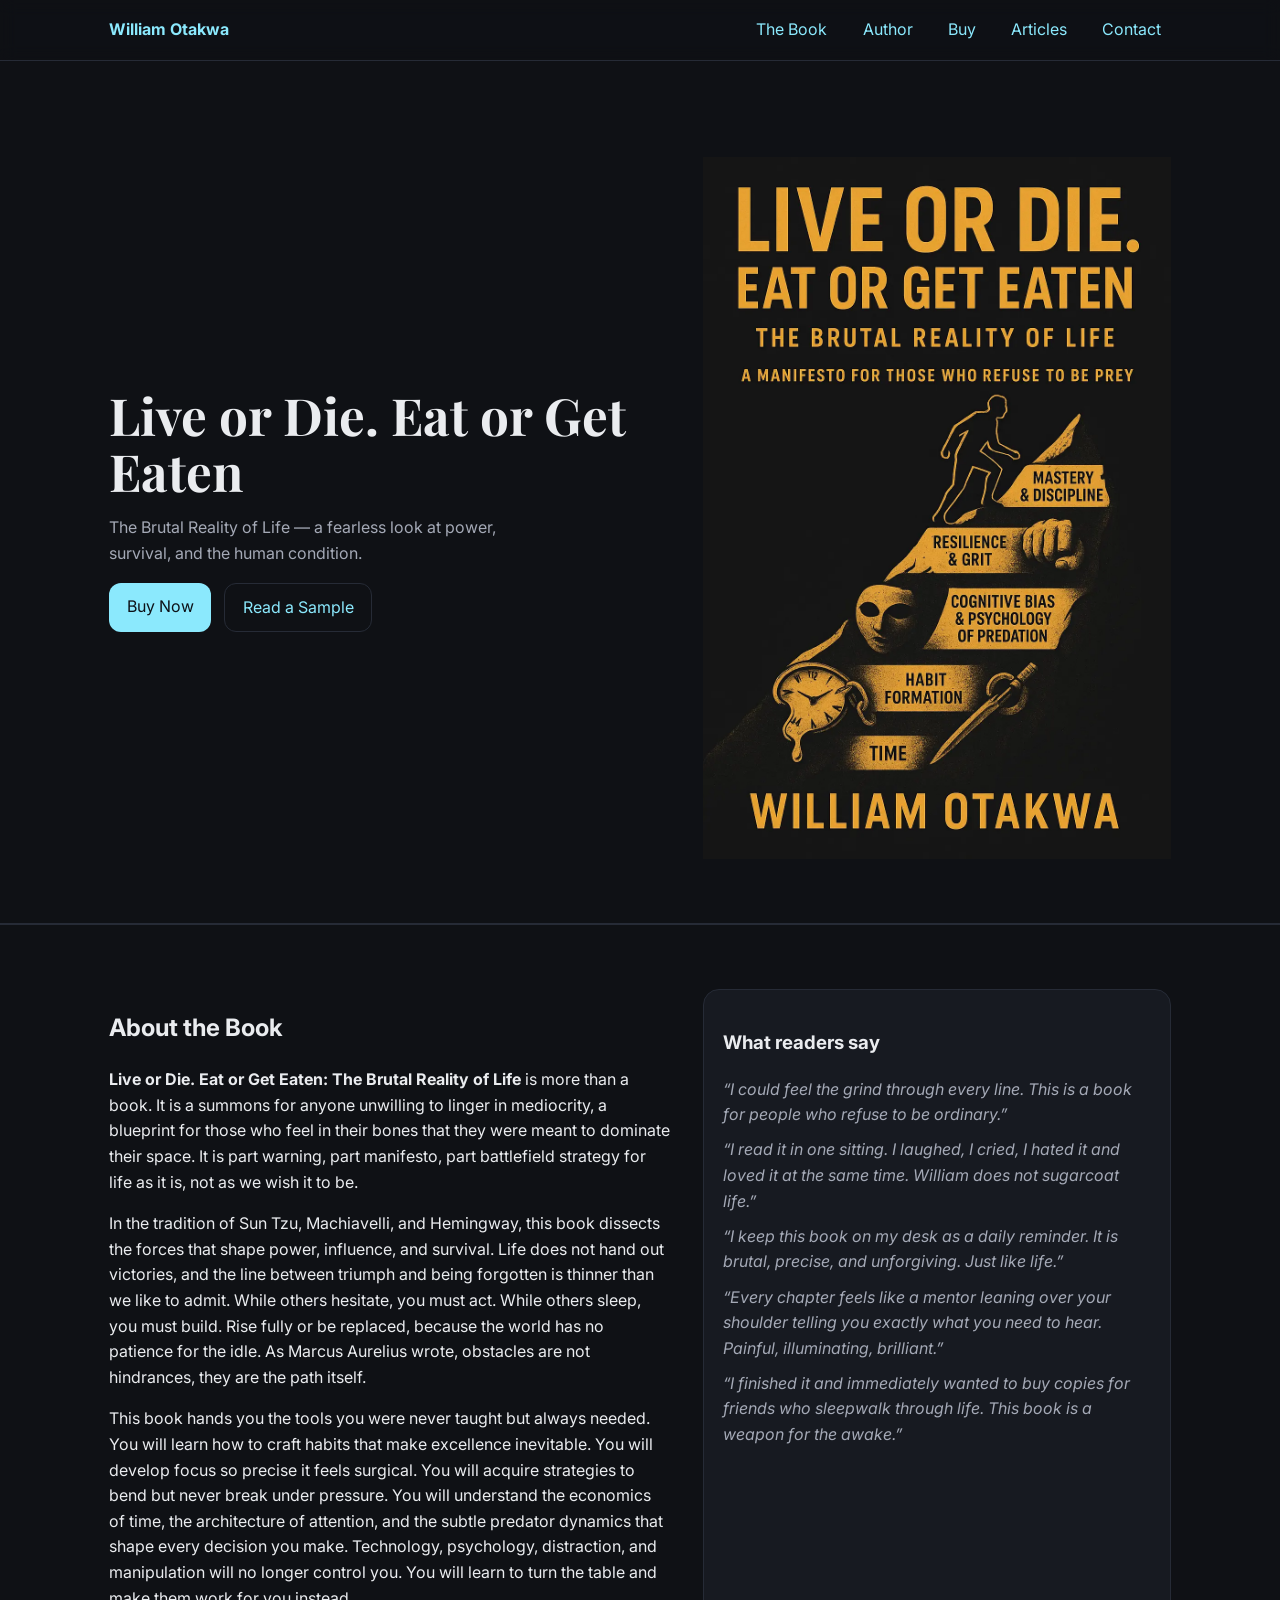
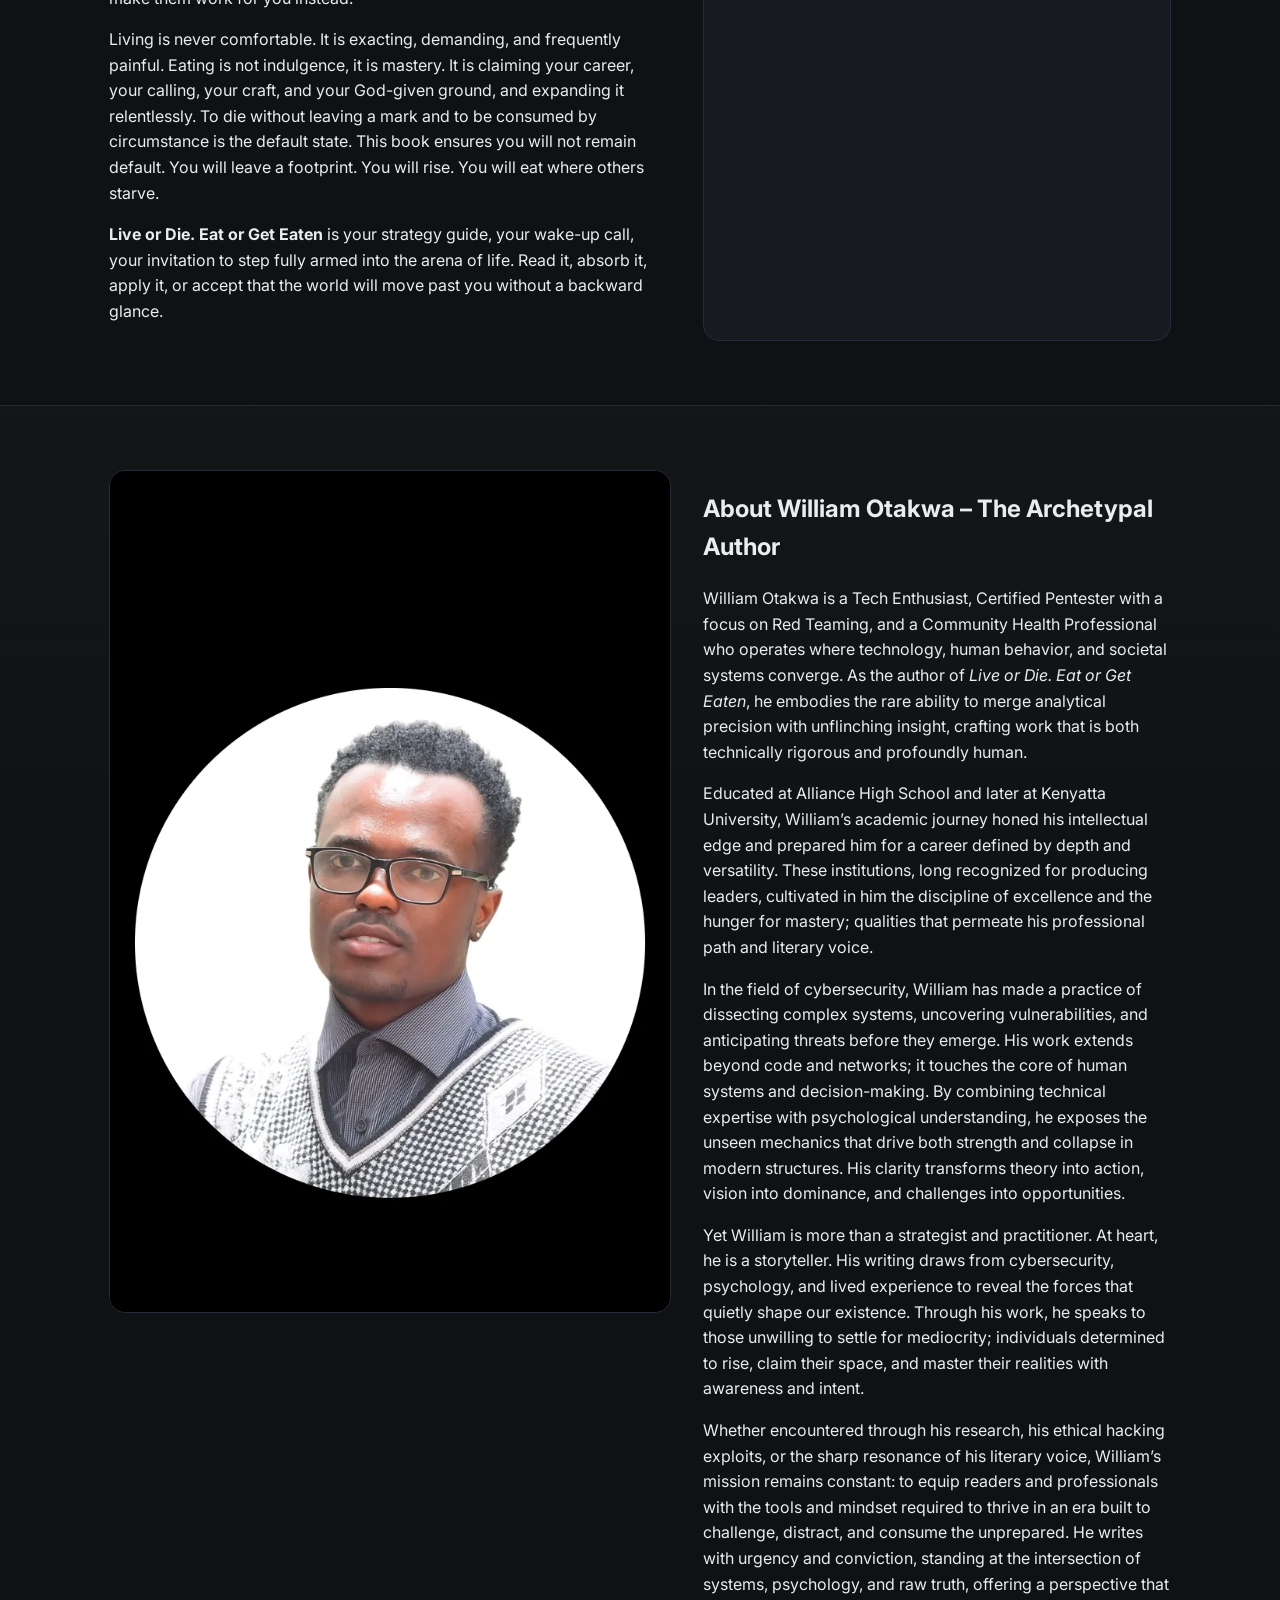
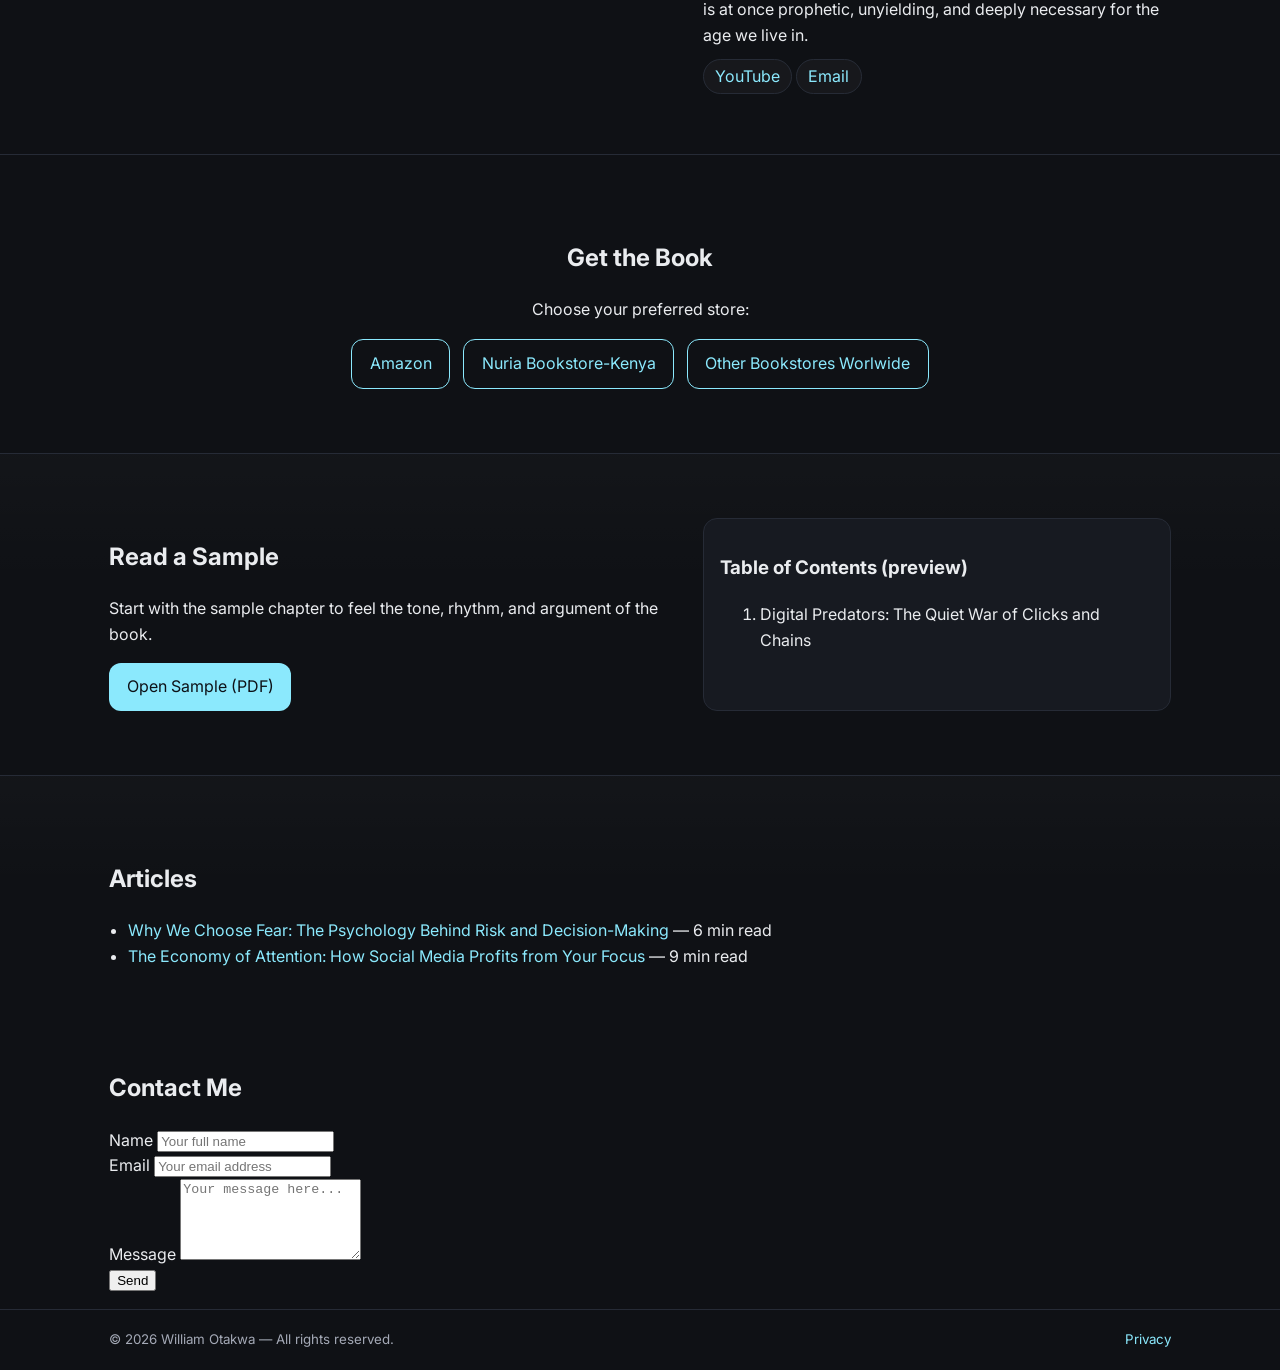
<file: index.html>
<!DOCTYPE html>
<html lang="en">
<head>
  <meta charset="utf-8">
  <title>Live or Die. Eat or Get Eaten — William | Official Book Site</title>
  <meta name="viewport" content="width=device-width, initial-scale=1">
  <meta name="description" content="Live or Die. Eat or Get Eaten: The Brutal Reality of Life — official site by William. Synopsis, author bio, sample chapter, buy links, press, and updates.">
  <meta name="google-site-verification" content="NlyOg6qXwTrfjliMsC6gG7q1Aq6I2_W7nd-_TI2ZH98" />
  <!-- Open Graph / Twitter -->
  <meta property="og:type" content="website">
  <meta property="og:title" content="Live or Die. Eat or Get Eaten — Official Site">
  <meta property="og:description" content="The Brutal Reality of Life — book by William. Read the synopsis, preview a chapter, and get your copy.">
  <meta property="og:image" content="https://Archie-sudo.github.io/assets/img/Live-or-Die.webp">
  <meta property="og:url" content="https://Archie-sudo.github.io/">
  <meta name="twitter:card" content="summary_large_image">

  <!-- Fonts (optional; lightweight) -->
  <link rel="preconnect" href="https://fonts.googleapis.com" crossorigin>
  <link rel="preconnect" href="https://fonts.gstatic.com" crossorigin>
  <link href="https://fonts.googleapis.com/css2?family=Playfair+Display:wght@600;700&family=Inter:wght@400;600;700&display=swap" rel="stylesheet">

  <!-- Styles -->
  <link rel="stylesheet" href="assets/css/style.css">
  <link rel="icon" href="assets/img/favicon.ico">
</head>
<body>
  <header class="nav">
    <div class="container nav__wrap">
      <a class="logo" href="#">William Otakwa</a>
      <nav id="menu" class="menu">
        <a href="#book">The Book</a>
        <a href="#author">Author</a>
        <a href="#buy">Buy</a>
        
        <a href="#blog">Articles</a>
        <a href="#contact">Contact</a>
      </nav>
      <button id="menuBtn" class="menu-btn" aria-label="Menu">☰</button>
    </div>
  </header>

  <section class="hero">
    <div class="container hero__grid">
      <div class="hero__text">
        <h1>Live or Die. Eat or Get Eaten</h1>
        <p class="tagline">The Brutal Reality of Life — a fearless look at power, survival, and the human condition.</p>
        <div class="cta">
          <a class="btn primary" href="#buy">Buy Now</a>
          <a class="btn ghost" href="#sample">Read a Sample</a>
        </div>
      </div>
      <div class="hero__cover">
        <img src="assets/img/Live-or-Die.webp" alt="Book cover: Live or Die. Eat or Get Eaten">
      </div>
    </div>
  </section>

 <section id="book" class="section">
  <div class="container grid-2">
    <div>
      <h2>About the Book</h2>
      <p><strong>Live or Die. Eat or Get Eaten: The Brutal Reality of Life</strong> is more than a book. It is a summons for anyone unwilling to linger in mediocrity, a blueprint for those who feel in their bones that they were meant to dominate their space. It is part warning, part manifesto, part battlefield strategy for life as it is, not as we wish it to be.</p>

      <p>In the tradition of Sun Tzu, Machiavelli, and Hemingway, this book dissects the forces that shape power, influence, and survival. Life does not hand out victories, and the line between triumph and being forgotten is thinner than we like to admit. While others hesitate, you must act. While others sleep, you must build. Rise fully or be replaced, because the world has no patience for the idle. As Marcus Aurelius wrote, obstacles are not hindrances, they are the path itself.</p>

      <p>This book hands you the tools you were never taught but always needed. You will learn how to craft habits that make excellence inevitable. You will develop focus so precise it feels surgical. You will acquire strategies to bend but never break under pressure. You will understand the economics of time, the architecture of attention, and the subtle predator dynamics that shape every decision you make. Technology, psychology, distraction, and manipulation will no longer control you. You will learn to turn the table and make them work for you instead.</p>

      <p>Living is never comfortable. It is exacting, demanding, and frequently painful. Eating is not indulgence, it is mastery. It is claiming your career, your calling, your craft, and your God-given ground, and expanding it relentlessly. To die without leaving a mark and to be consumed by circumstance is the default state. This book ensures you will not remain default. You will leave a footprint. You will rise. You will eat where others starve.</p>

      <p><strong>Live or Die. Eat or Get Eaten</strong> is your strategy guide, your wake-up call, your invitation to step fully armed into the arena of life. Read it, absorb it, apply it, or accept that the world will move past you without a backward glance.</p>
    </div>
    <aside class="card">
      <h3>What readers say</h3>
      <p class="quote">“I could feel the grind through every line. This is a book for people who refuse to be ordinary.”</p>
      <p class="quote">“I read it in one sitting. I laughed, I cried, I hated it and loved it at the same time. William does not sugarcoat life.”</p>
      <p class="quote">“I keep this book on my desk as a daily reminder. It is brutal, precise, and unforgiving. Just like life.”</p>
      <p class="quote">“Every chapter feels like a mentor leaning over your shoulder telling you exactly what you need to hear. Painful, illuminating, brilliant.”</p>
      <p class="quote">“I finished it and immediately wanted to buy copies for friends who sleepwalk through life. This book is a weapon for the awake.”</p>
    </aside>
  </div>
</section>



  <section id="author" class="section alt">
    <div class="container grid-2">
      <div>
        <img class="portrait" src="assets/img/author.webp" alt="Author portrait: William">
      </div>
      <div>
         <h2>About William Otakwa – The Archetypal Author</h2>
<p>William Otakwa is a Tech Enthusiast, Certified Pentester with a focus on Red Teaming, and a Community Health Professional who operates where technology, human behavior, and societal systems converge. As the author of <em>Live or Die. Eat or Get Eaten</em>, he embodies the rare ability to merge analytical precision with unflinching insight, crafting work that is both technically rigorous and profoundly human.</p>

<p>Educated at Alliance High School and later at Kenyatta University, William’s academic journey honed his intellectual edge and prepared him for a career defined by depth and versatility. These institutions, long recognized for producing leaders, cultivated in him the discipline of excellence and the hunger for mastery; qualities that permeate his professional path and literary voice.</p>

<p>In the field of cybersecurity, William has made a practice of dissecting complex systems, uncovering vulnerabilities, and anticipating threats before they emerge. His work extends beyond code and networks; it touches the core of human systems and decision-making. By combining technical expertise with psychological understanding, he exposes the unseen mechanics that drive both strength and collapse in modern structures. His clarity transforms theory into action, vision into dominance, and challenges into opportunities.</p>

<p>Yet William is more than a strategist and practitioner. At heart, he is a storyteller. His writing draws from cybersecurity, psychology, and lived experience to reveal the forces that quietly shape our existence. Through his work, he speaks to those unwilling to settle for mediocrity; individuals determined to rise, claim their space, and master their realities with awareness and intent.</p>

<p>Whether encountered through his research, his ethical hacking exploits, or the sharp resonance of his literary voice, William’s mission remains constant: to equip readers and professionals with the tools and mindset required to thrive in an era built to challenge, distract, and consume the unprepared. He writes with urgency and conviction, standing at the intersection of systems, psychology, and raw truth, offering a perspective that is at once prophetic, unyielding, and deeply necessary for the age we live in.</p>
<div class="socials"></div>


          
          <a class="chip" href="https://www.youtube.com/@liveordieeatorgeteaten" target="_blank" rel="noopener">YouTube</a>
          <a class="chip" href="mailto:williamspeakstech@gmail.com">Email</a>
        </div>
      </div>
    </div>
  </section>

  <section id="buy" class="section">
    <div class="container center">
      <h2>Get the Book</h2>
      <p>Choose your preferred store:</p>
      <div class="store-row">
        <a class="btn store" href="https://www.amazon.com/Live-Die-Eat-Get-Eaten-ebook/dp/B0F8RGP8HL/ref=sr_1_1?crid=KHFX2Y96I99D&" target="_blank" rel="noopener">Amazon</a>
        <a class="btn store" href="https://nuriakenya.com/product/live-or-die-eat-or-get-eaten-the-brutal-reality-of-life-by-william-otakwa/" target="_blank" rel="noopener">Nuria Bookstore-Kenya</a>
        <a class="btn store" href="https://books2read.com/u/bwEYG0" target="_blank" rel="noopener">Other Bookstores Worlwide</a>
      </div>
    </div>
  </section>

  <section id="sample" class="section alt">
    <div class="container grid-2">
      <div>
        <h2>Read a Sample</h2>
        <p>Start with the sample chapter to feel the tone, rhythm, and argument of the book.</p>
        <a class="btn primary" href="assets/sample-chapter.pdf" target="_blank" rel="noopener">Open Sample (PDF)</a>
      </div>
      <div class="mini">
        <h3>Table of Contents (preview)</h3>
        <ol>
          <li> Digital Predators: The Quiet War of
Clicks and Chains</li>
        </ol>
      </div>
    </div>
  </section>

  

  <section id="blog" class="section alt">
  <div class="container">
    <h2>Articles</h2>
    <ul class="post-list">
      <li><a href="articles/why-we-choose-fear.html">Why We Choose Fear: The Psychology Behind Risk and Decision-Making</a> — 6 min read</li>
      <li><a href="articles/the-economy-of-attention.html">The Economy of Attention: How Social Media Profits from Your Focus</a> — 9 min read</li>
    </ul>
  </div>
</section>


  <section id="contact">
  <div class="container">
    <h2>Contact Me</h2>

    <form id="contact-form" action="https://formspree.io/f/xqalovlw" method="POST" class="contact-form">
      <div class="form-group">
        <label for="name">Name</label>
        <input type="text" name="name" id="name" placeholder="Your full name" required>
      </div>

      <div class="form-group">
        <label for="email">Email</label>
        <input type="email" name="_replyto" id="email" placeholder="Your email address" required>
      </div>

      <div class="form-group">
        <label for="message">Message</label>
        <textarea name="message" id="message" rows="5" placeholder="Your message here..." required></textarea>
      </div>

      <button type="submit">Send</button>
    </form>

    <!-- Success/Error Message -->
    <p id="form-status" style="margin-top: 10px; font-weight: bold;"></p>
  </div>
</section>

<!-- JavaScript to handle AJAX submission -->
<script>
  const form = document.getElementById("contact-form");
  const status = document.getElementById("form-status");

  form.addEventListener("submit", async (event) => {
    event.preventDefault();

    const data = new FormData(form);
    status.textContent = "Sending...";
    status.style.color = "black";

    try {
      const response = await fetch(form.action, {
        method: form.method,
        body: data,
        headers: { 'Accept': 'application/json' }
      });

      if (response.ok) {
        status.textContent = "✅ Thanks for your message! I’ll get back to you soon.";
        status.style.color = "green";
        form.reset();
      } else {
        status.textContent = "❌ Oops! Something went wrong. Please try again.";
        status.style.color = "red";
      }
    } catch (error) {
      status.textContent = "⚠️ Network error. Please check your connection.";
      status.style.color = "red";
    }
  });
</script>



  <footer class="footer">
    <div class="container split">
      <small>© <span id="y"></span> William Otakwa — All rights reserved.</small>
      <small><a href="privacy.html">Privacy</a></small>
    </div>
  </footer>

  <!-- Simple mobile menu toggle + year -->
  <script>
    document.getElementById('y').textContent = new Date().getFullYear();
    document.getElementById('menuBtn').onclick = () => {
      document.getElementById('menu').classList.toggle('open');
    };
  </script>

  <!-- Minimal JSON-LD for Book + Author -->
  <script type="application/ld+json">
  {
    "@context": "https://schema.org",
    "@graph": [
      {
        "@type": "Book",
        "name": "Live or Die. Eat or Get Eaten: The Brutal Reality of Life",
        "author": {"@type": "Person", "name": "William Otakwa"},
        "workExample": [{"@type": "Book", "bookFormat": "EBook"}],
        "description": "A fearless look at power, survival, and the human condition.",
        "image": "https://Archie-sudo.github.io/assets/img/cover-og.jpg"
      },
      {
        "@type": "Person",
        "name": "William Otakwa",
        "url": "https://Archie-sudo.github.io/",
        "sameAs": [
          
          "https://www.youtube.com/@liveordieeatorgeteaten"
        ]
      }
    ]
  }
  </script>
  <script src="assets/js/form.js" defer></script>

</body>
</html>
</file>
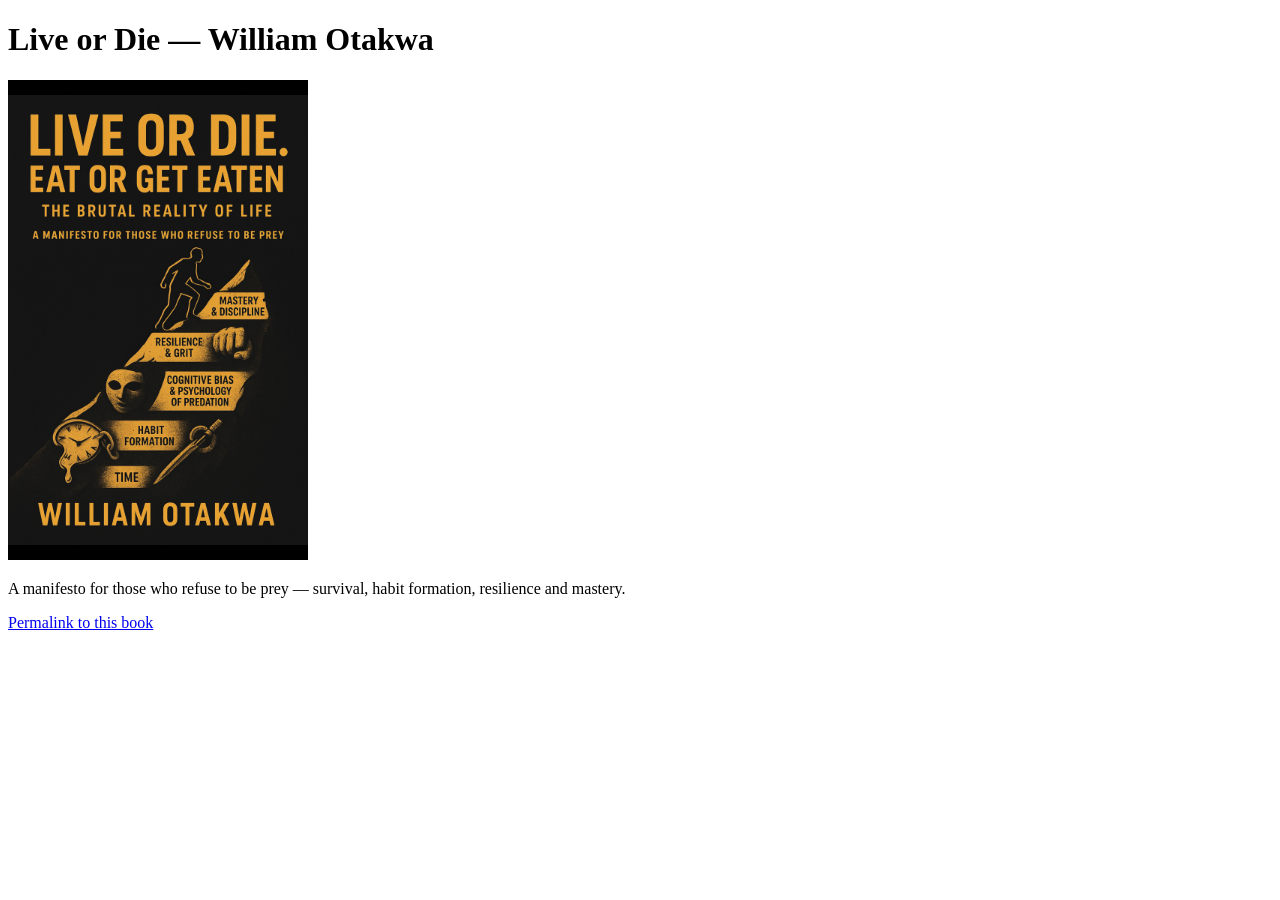
<file: live-or-die-eat-or-get-eaten/index.html>
<!doctype html>
<html lang="en">
<head>
  <meta charset="utf-8" />
  <title>Live or Die — William Otakwa</title>
  <meta name="description" content="Live or Die. Eat or Get Eaten — A manifesto on survival, resilience and mastery.">
  <meta name="robots" content="index,follow">
  <link rel="canonical" href="https://archie-sudo.github.io/live-or-die-eat-or-get-eaten/">

  <!-- Open Graph (for previews) -->
  <meta property="og:title" content="Live or Die — William Otakwa">
  <meta property="og:description" content="A manifesto for those who refuse to be prey.">
  <meta property="og:url" content="https://archie-sudo.github.io/live-or-die-eat-or-get-eaten/">
  <meta property="og:image" content="https://archie-sudo.github.io/live-or-die-eat-or-get-eaten/assets/images/cover.jpg">

  <!-- JSON-LD Book schema -->
  <script type="application/ld+json">
  {
    "@context": "https://schema.org",
    "@type": "Book",
    "name": "Live or Die. Eat or Get Eaten: The Brutal Reality of Life",
    "author": { "@type": "Person", "name": "William Otakwa" },
    "image": "https://archie-sudo.github.io/live-or-die-eat-or-get-eaten/assets/images/cover.jpg",
    "isbn": "9789914378986",
    "datePublished": "2025-05-18",
    "description": "A manifesto for those who refuse to be prey — survival, habit formation, resilience and mastery.",
    "publisher": { "@type": "Organization", "name": "William Otakwa" },
    "offers": {
      "@type": "Offer",
      "url": "https://archie-sudo.github.io/live-or-die-eat-or-get-eaten/",
      "priceCurrency": "KES",
      "price": "1200",
      "availability": "https://schema.org/InStock"
    }
  }
  </script>
</head>
<body>
  <h1>Live or Die — William Otakwa</h1>
  <img src="assets/images/cover.jpg" alt="Live or Die book cover" style="max-width:300px;">
  <p>A manifesto for those who refuse to be prey — survival, habit formation, resilience and mastery.</p>
  <p><a href="https://archie-sudo.github.io/live-or-die-eat-or-get-eaten/">Permalink to this book</a></p>
</body>
</html>
</file>
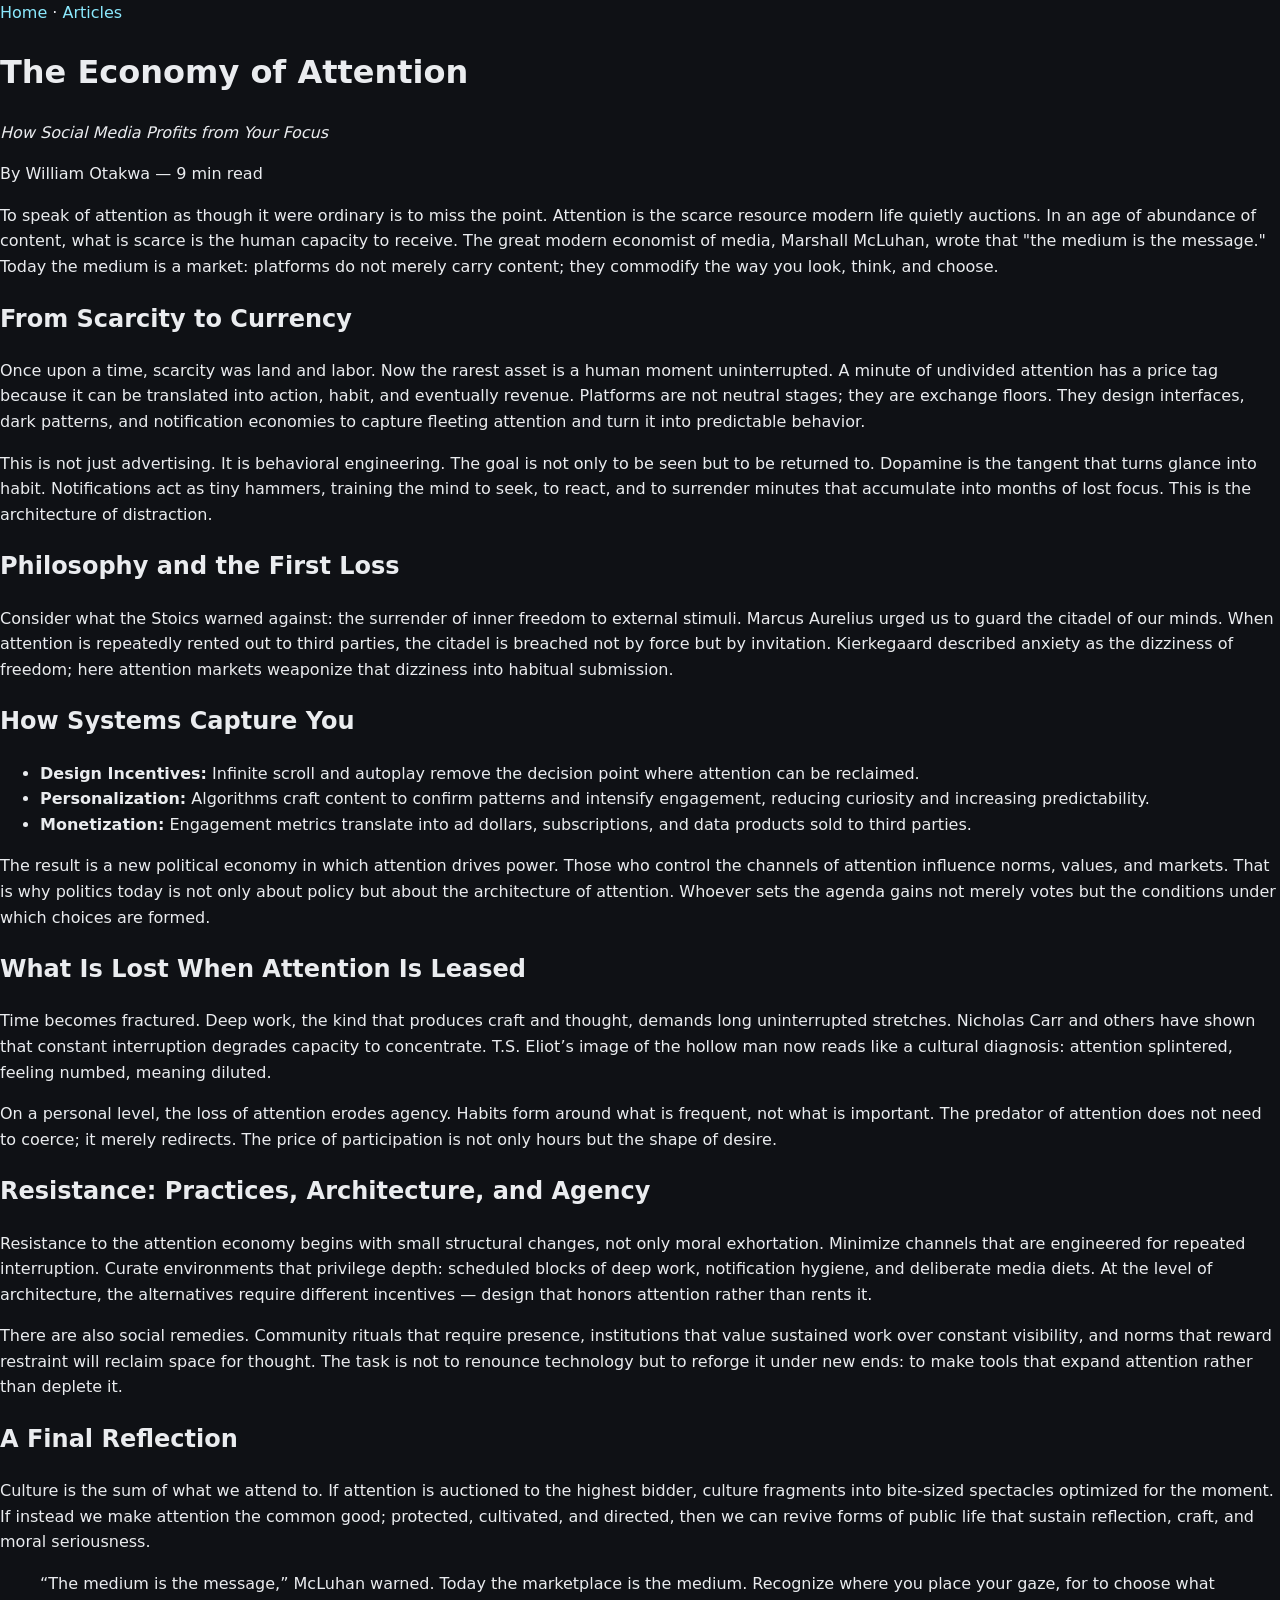
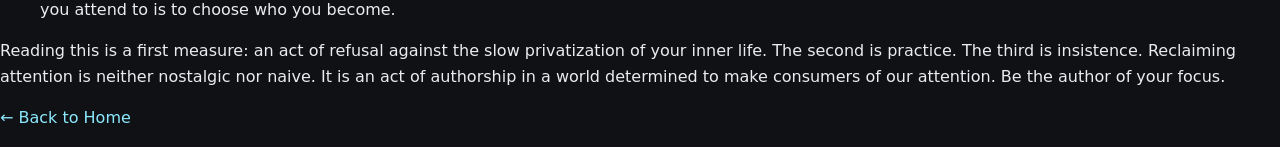
<file: articles/the-economy-of-attention.html>
<!DOCTYPE html>
<html lang="en">
<head>
  <meta charset="utf-8" />
  <meta name="viewport" content="width=device-width, initial-scale=1" />

  <!-- SEO -->
  <title>The Economy of Attention: How Social Media Profits from Your Focus — William Otakwa</title>
  <meta name="description" content="A deep examination of attention as currency: how modern platforms extract focus, shape desire, and rewire the mind. Literary, philosophical, and practical reflections.">
  <meta name="keywords" content="attention economy, social media, attention, distraction, psychology, Marshall McLuhan, modern culture">

  <!-- Open Graph (social preview) -->
  <meta property="og:title" content="The Economy of Attention: How Social Media Profits from Your Focus">
  <meta property="og:description" content="A sustained reflection on attention as the scarce resource of our age and how platforms, politics, and technology trade in it.">
  <meta property="og:type" content="article">
  <meta property="og:url" content="https://Archie-sudo.github.io/articles/the-economy-of-attention.html">
  <meta property="og:image" content="https://Archie-sudo.github.io/assets/attention-thumbnail.jpg">

  <!-- Twitter -->
  <meta name="twitter:card" content="summary_large_image">
  <meta name="twitter:title" content="The Economy of Attention: How Social Media Profits from Your Focus">
  <meta name="twitter:description" content="An intellectual probe into how attention is captured, priced, and redirected in the digital age.">
  <meta name="twitter:image" content="https://Archie-sudo.github.io/assets/attention-thumbnail.jpg">

  <link rel="stylesheet" href="../assets/css/style.css">
</head>
<body>
  <header class="article-header">
    <nav class="crumbs"><a href="../index.html">Home</a> · <a href="../index.html#articles">Articles</a></nav>
    <h1>The Economy of Attention</h1>
    <p class="subtitle"><em>How Social Media Profits from Your Focus</em></p>
    <p class="meta">By William Otakwa — 9 min read</p>
  </header>

  <main class="article-body">
    <article>
      <p>To speak of attention as though it were ordinary is to miss the point. Attention is the scarce resource modern life quietly auctions. In an age of abundance of content, what is scarce is the human capacity to receive. The great modern economist of media, Marshall McLuhan, wrote that "the medium is the message." Today the medium is a market: platforms do not merely carry content; they commodify the way you look, think, and choose.</p>

      <h2>From Scarcity to Currency</h2>
      <p>Once upon a time, scarcity was land and labor. Now the rarest asset is a human moment uninterrupted. A minute of undivided attention has a price tag because it can be translated into action, habit, and eventually revenue. Platforms are not neutral stages; they are exchange floors. They design interfaces, dark patterns, and notification economies to capture fleeting attention and turn it into predictable behavior.</p>

      <p>This is not just advertising. It is behavioral engineering. The goal is not only to be seen but to be returned to. Dopamine is the tangent that turns glance into habit. Notifications act as tiny hammers, training the mind to seek, to react, and to surrender minutes that accumulate into months of lost focus. This is the architecture of distraction.</p>

      <h2>Philosophy and the First Loss</h2>
      <p>Consider what the Stoics warned against: the surrender of inner freedom to external stimuli. Marcus Aurelius urged us to guard the citadel of our minds. When attention is repeatedly rented out to third parties, the citadel is breached not by force but by invitation. Kierkegaard described anxiety as the dizziness of freedom; here attention markets weaponize that dizziness into habitual submission.</p>

      <h2>How Systems Capture You</h2>
      <ul>
        <li><strong>Design Incentives:</strong> Infinite scroll and autoplay remove the decision point where attention can be reclaimed.</li>
        <li><strong>Personalization:</strong> Algorithms craft content to confirm patterns and intensify engagement, reducing curiosity and increasing predictability.</li>
        <li><strong>Monetization:</strong> Engagement metrics translate into ad dollars, subscriptions, and data products sold to third parties.</li>
      </ul>

      <p>The result is a new political economy in which attention drives power. Those who control the channels of attention influence norms, values, and markets. That is why politics today is not only about policy but about the architecture of attention. Whoever sets the agenda gains not merely votes but the conditions under which choices are formed.</p>

      <h2>What Is Lost When Attention Is Leased</h2>
      <p>Time becomes fractured. Deep work, the kind that produces craft and thought, demands long uninterrupted stretches. Nicholas Carr and others have shown that constant interruption degrades capacity to concentrate. T.S. Eliot’s image of the hollow man now reads like a cultural diagnosis: attention splintered, feeling numbed, meaning diluted.</p>

      <p>On a personal level, the loss of attention erodes agency. Habits form around what is frequent, not what is important. The predator of attention does not need to coerce; it merely redirects. The price of participation is not only hours but the shape of desire.</p>

      <h2>Resistance: Practices, Architecture, and Agency</h2>
      <p>Resistance to the attention economy begins with small structural changes, not only moral exhortation. Minimize channels that are engineered for repeated interruption. Curate environments that privilege depth: scheduled blocks of deep work, notification hygiene, and deliberate media diets. At the level of architecture, the alternatives require different incentives — design that honors attention rather than rents it.</p>

      <p>There are also social remedies. Community rituals that require presence, institutions that value sustained work over constant visibility, and norms that reward restraint will reclaim space for thought. The task is not to renounce technology but to reforge it under new ends: to make tools that expand attention rather than deplete it.</p>

      <h2>A Final Reflection</h2>
      <p>Culture is the sum of what we attend to. If attention is auctioned to the highest bidder, culture fragments into bite-sized spectacles optimized for the moment. If instead we make attention the common good; protected, cultivated, and directed,  then we can revive forms of public life that sustain reflection, craft, and moral seriousness.</p>

      <blockquote>
        “The medium is the message,” McLuhan warned. Today the marketplace is the medium. Recognize where you place your gaze, for to choose what you attend to is to choose who you become.
      </blockquote>

      <p>Reading this is a first measure: an act of refusal against the slow privatization of your inner life. The second is practice. The third is insistence. Reclaiming attention is neither nostalgic nor naive. It is an act of authorship in a world determined to make consumers of our attention. Be the author of your focus.</p>
    </article>
  </main>

  <footer class="article-footer">
    <p><a href="../index.html">← Back to Home</a></p>
  </footer>
</body>
</html>
</file>
<file: assets/css/style.css>
:root{
  --bg:#0f1115; --fg:#eaecef; --muted:#a4a9b6;
  --card:#171a21; --line:#262b36;
  --primary:#8be9fd; --accent:#ffd166;
  --serif:"Playfair Display", serif; --sans:"Inter", system-ui, -apple-system, Segoe UI, Roboto, Arial, sans-serif;
}
*{box-sizing:border-box}
html,body{margin:0;padding:0;background:var(--bg);color:var(--fg);font-family:var(--sans);line-height:1.6}
img{max-width:100%;height:auto;display:block}
a{color:var(--primary);text-decoration:none}
a:hover{text-decoration:underline}
.container{max-width:1100px;margin:auto;padding:0 1.2rem}
.section{padding:4rem 0;border-top:1px solid var(--line)}
.section.alt{background:linear-gradient(180deg, rgba(255,255,255,0.02), rgba(0,0,0,0) 40%)}
.center{text-align:center}
.grid-2{display:grid;grid-template-columns:1.2fr 1fr;gap:2rem}
@media (max-width:900px){.grid-2{grid-template-columns:1fr}}

.nav{position:sticky;top:0;backdrop-filter:saturate(180%) blur(8px);background:rgba(15,17,21,.7);z-index:10;border-bottom:1px solid var(--line)}
.nav__wrap{display:flex;align-items:center;justify-content:space-between;height:60px}
.logo{font-weight:700}
.menu{display:flex;gap:1rem}
.menu a{padding:.4rem .6rem;border-radius:10px}
.menu a:hover{background:var(--line)}
.menu-btn{display:none;background:none;border:1px solid var(--line);color:var(--fg);padding:.3rem .5rem;border-radius:8px}
@media (max-width:800px){
  .menu{display:none;position:absolute;right:1.2rem;top:62px;background:var(--card);padding:1rem;border:1px solid var(--line);border-radius:12px;flex-direction:column}
  .menu.open{display:flex}
  .menu-btn{display:block}
}

.hero{padding:6rem 0 4rem;border-bottom:1px solid var(--line)}
.hero__grid{display:grid;grid-template-columns:1.2fr 1fr;gap:2rem;align-items:center}
@media (max-width:900px){.hero__grid{grid-template-columns:1fr}}
.hero__text h1{font-family:var(--serif);font-size: clamp(2rem, 4vw, 3.2rem);line-height:1.1;margin:.2rem 0}
.tagline{color:var(--muted);max-width:40ch}
.cta{margin-top:1rem;display:flex;gap:.8rem;flex-wrap:wrap}
.btn{display:inline-block;padding:.7rem 1.1rem;border-radius:12px;border:1px solid var(--line)}
.btn.primary{background:var(--primary);color:#0d1117;border:none}
.btn.ghost{background:transparent}
.btn.store{border-color:var(--primary)}

.card{background:var(--card);padding:1.2rem;border:1px solid var(--line);border-radius:16px}
.quote{margin:.6rem 0;color:var(--muted);font-style:italic}
.portrait{border-radius:16px;border:1px solid var(--line)}
.socials{display:flex;gap:.6rem;flex-wrap:wrap;margin-top:1rem}
.chip{padding:.4rem .7rem;border:1px solid var(--line);border-radius:999px;background:rgba(255,255,255,.03)}
.store-row{display:flex;gap:.8rem;justify-content:center;flex-wrap:wrap;margin-top:1rem}
.mini{background:var(--card);padding:1rem;border:1px solid var(--line);border-radius:14px}

.media-list, .post-list, .list{padding-left:1.2rem}
.footer{padding:1.2rem 0;border-top:1px solid var(--line);color:var(--muted)}
.footer .split{display:flex;justify-content:space-between;gap:1rem;flex-wrap:wrap}
</file>
